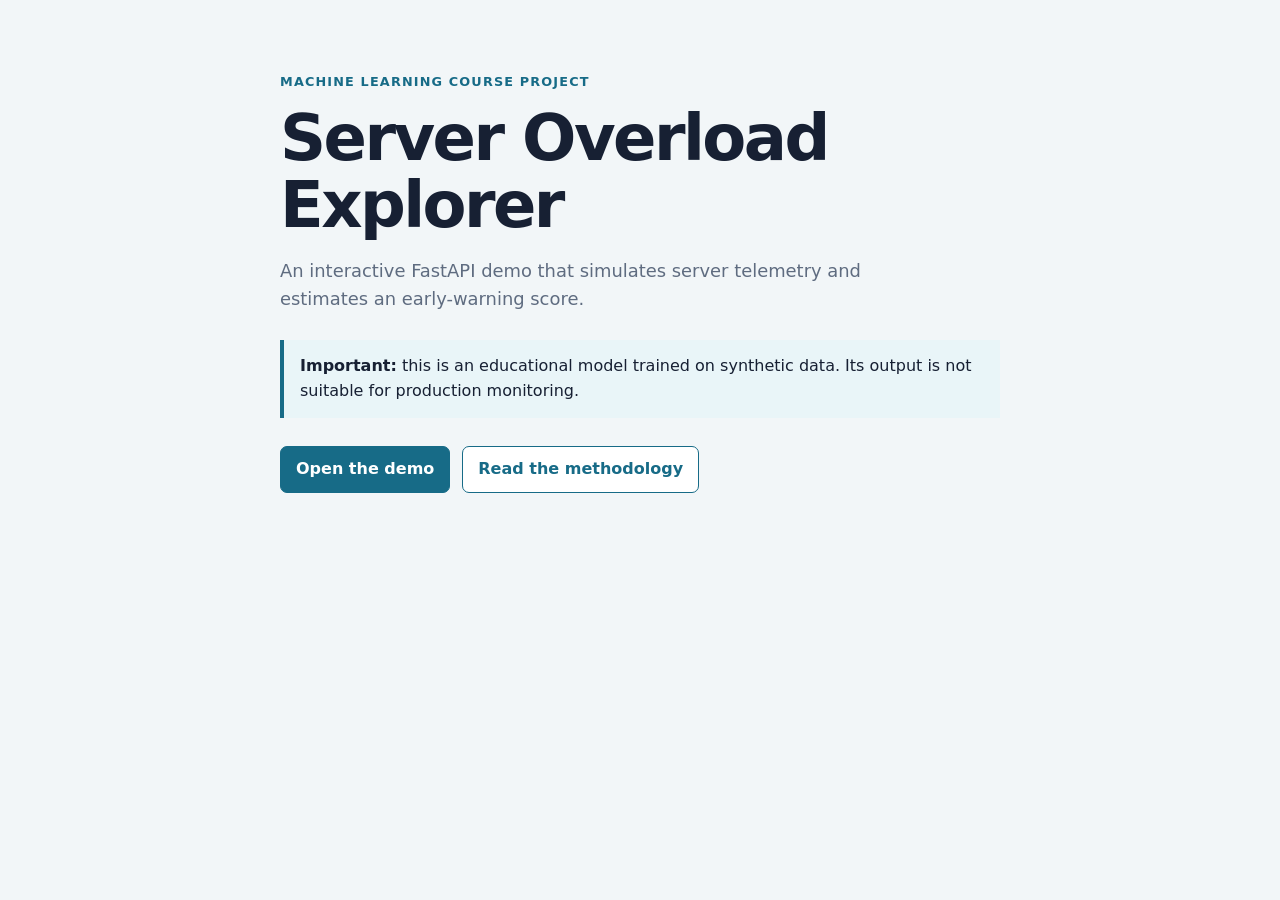
<file: templates/index.html>
<!doctype html>
<html lang="en">
  <head>
    <meta charset="utf-8">
    <meta name="viewport" content="width=device-width, initial-scale=1">
    <title>Server Overload Explorer</title>
    <link rel="stylesheet" href="/static/styles.css">
  </head>
  <body>
    <main class="shell">
      <p class="eyebrow">Machine learning course project</p>
      <h1>Server Overload Explorer</h1>
      <p class="lede">An interactive FastAPI demo that simulates server telemetry and estimates an early-warning score.</p>
      <div class="notice"><strong>Important:</strong> this is an educational model trained on synthetic data. Its output is not suitable for production monitoring.</div>
      <div class="actions">
        <a class="button primary" href="/dashboard">Open the demo</a>
        <a class="button" href="https://github.com/12singhmar/server-overload-prediction#methodology-and-limitations">Read the methodology</a>
      </div>
    </main>
  </body>
</html>
</file>
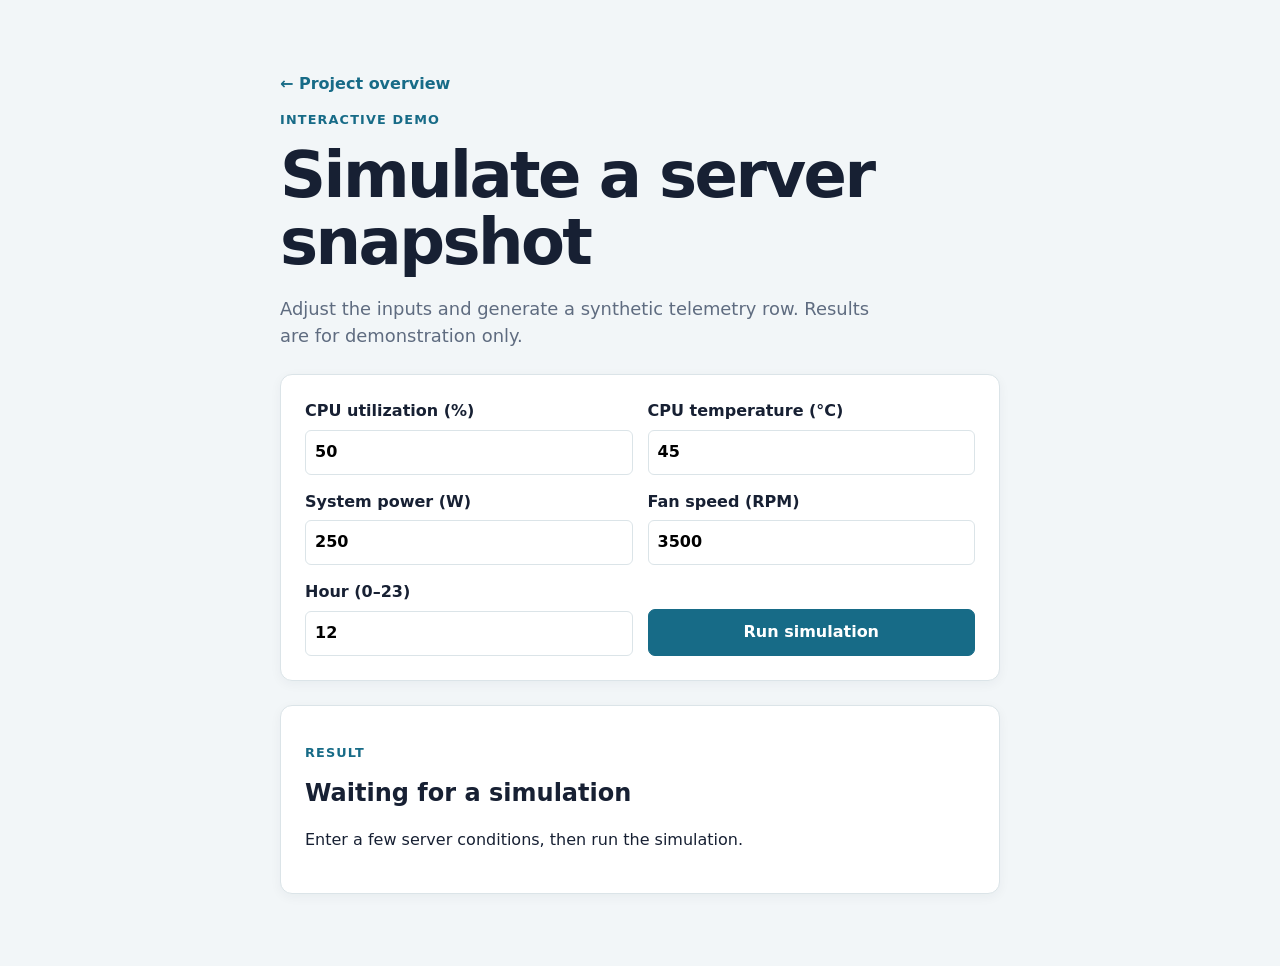
<file: templates/dashboard.html>
<!doctype html>
<html lang="en">
  <head>
    <meta charset="utf-8">
    <meta name="viewport" content="width=device-width, initial-scale=1">
    <title>Dashboard · Server Overload Explorer</title>
    <link rel="stylesheet" href="/static/styles.css">
  </head>
  <body>
    <main class="shell">
      <a class="back" href="/">← Project overview</a>
      <p class="eyebrow">Interactive demo</p>
      <h1>Simulate a server snapshot</h1>
      <p class="lede">Adjust the inputs and generate a synthetic telemetry row. Results are for demonstration only.</p>
      <section class="card">
        <form id="simulator">
          <label>CPU utilization (%)<input name="CPU_Utilization_%" type="number" min="0" max="100" value="50"></label>
          <label>CPU temperature (°C)<input name="CPU1_Temp_C" type="number" min="0" max="120" value="45"></label>
          <label>System power (W)<input name="System_Power_W" type="number" min="0" value="250"></label>
          <label>Fan speed (RPM)<input name="Avg_Fan_Speed_RPM" type="number" min="0" value="3500"></label>
          <label>Hour (0–23)<input name="hour" type="number" min="0" max="23" value="12"></label>
          <button class="button primary" type="submit">Run simulation</button>
        </form>
      </section>
      <section class="card result" aria-live="polite">
        <p class="eyebrow">Result</p>
        <h2 id="result-title">Waiting for a simulation</h2>
        <p id="result-copy">Enter a few server conditions, then run the simulation.</p>
      </section>
    </main>
    <script src="/static/dashboard.js"></script>
  </body>
</html>
</file>
<file: static/styles.css>
:root { --ink:#172033; --muted:#5f6c80; --accent:#176b87; --paper:#fff; --bg:#f2f6f8; --line:#dbe4e8; }
* { box-sizing:border-box; }
body { margin:0; background:var(--bg); color:var(--ink); font:16px/1.55 system-ui, sans-serif; }
.shell { width:min(720px, calc(100% - 32px)); margin:72px auto; }
h1 { font-size:clamp(2.2rem, 7vw, 4rem); line-height:1.05; margin:.15rem 0 1rem; letter-spacing:-.04em; }
h2 { margin:.1rem 0 .5rem; } .eyebrow { color:var(--accent); font-weight:700; font-size:.8rem; letter-spacing:.09em; text-transform:uppercase; }
.lede { color:var(--muted); font-size:1.12rem; max-width:620px; }.notice { border-left:4px solid var(--accent); background:#e9f5f8; padding:14px 16px; margin:28px 0; }
.actions { display:flex; gap:12px; flex-wrap:wrap; }.button { display:inline-block; padding:10px 15px; border:1px solid var(--accent); border-radius:7px; color:var(--accent); background:var(--paper); text-decoration:none; font:inherit; font-weight:700; cursor:pointer; }
.button.primary { background:var(--accent); color:#fff; }.card { background:var(--paper); border:1px solid var(--line); border-radius:12px; padding:24px; margin-top:24px; box-shadow:0 3px 12px #1825360c; }
form { display:grid; gap:15px; grid-template-columns:repeat(2, minmax(0, 1fr)); } label { display:grid; gap:6px; font-weight:650; } input { width:100%; padding:9px; border:1px solid var(--line); border-radius:6px; font:inherit; } form .button { align-self:end; } .back { color:var(--accent); font-weight:700; text-decoration:none; }
@media (max-width:560px) { .shell{margin:36px auto;} form{grid-template-columns:1fr;} }
</file>
